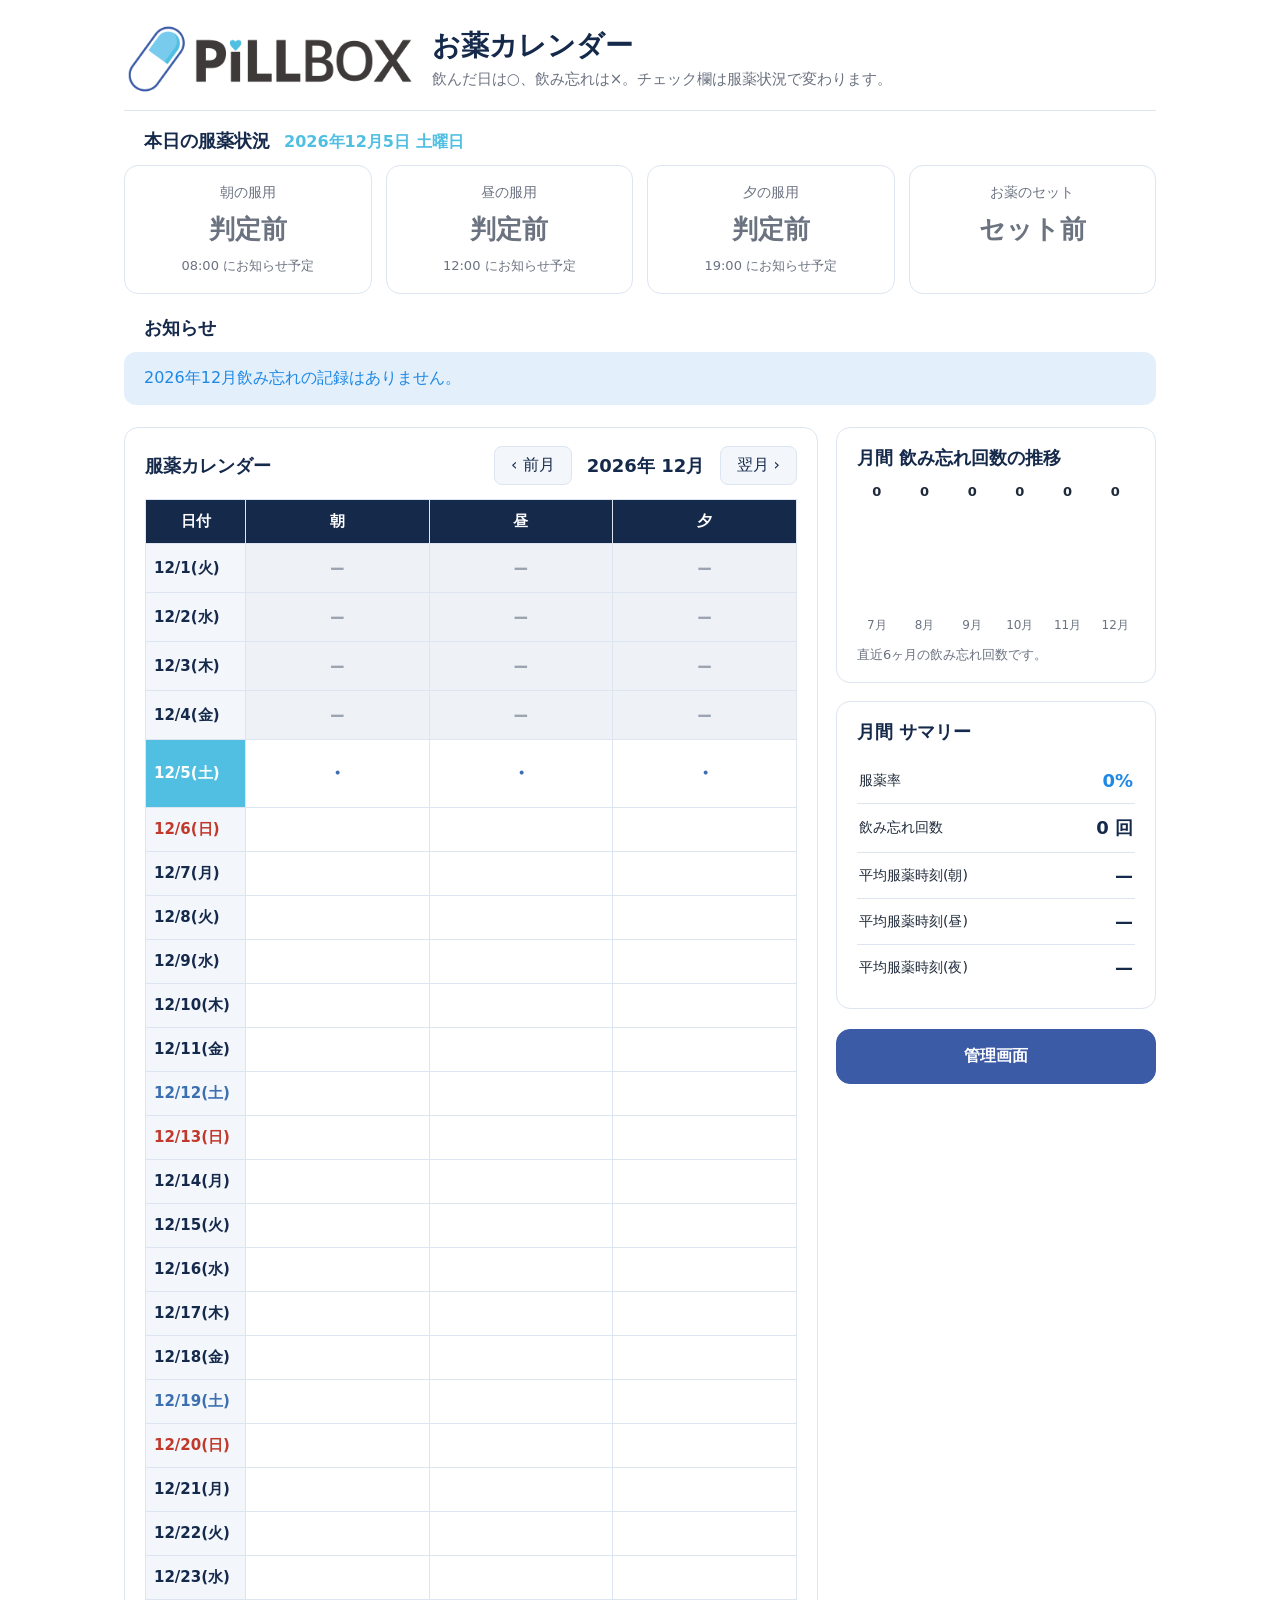
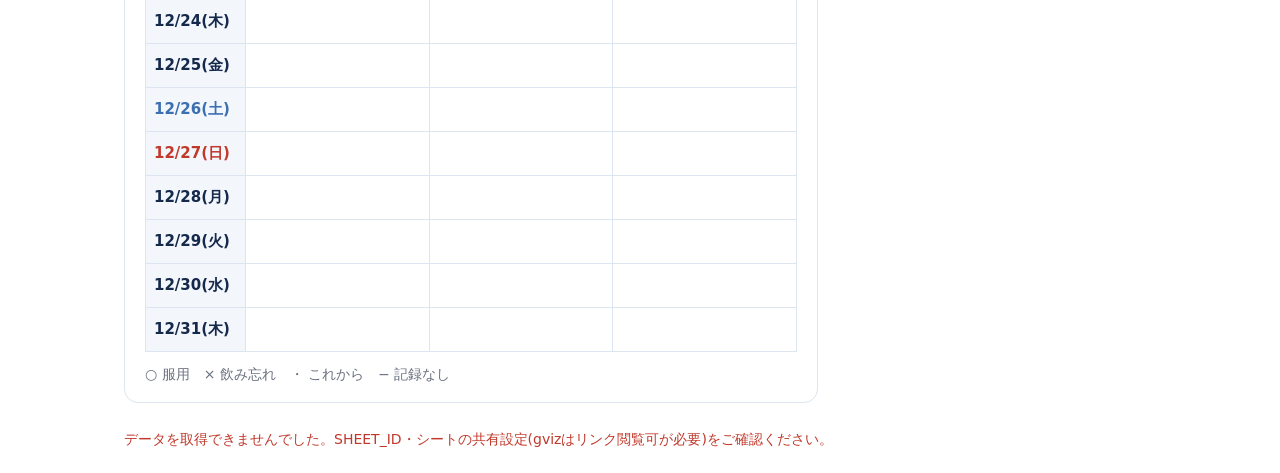
<file: web-dashboard/index.html>
<!DOCTYPE html>
<html lang="ja">
<head>
<meta charset="utf-8">
<meta name="viewport" content="width=device-width, initial-scale=1">
<title>お薬カレンダー</title>
<link rel="icon" href="/favicon.ico" sizes="any">
<link rel="icon" type="image/png" href="/favicon.png" sizes="32x32">
<link rel="apple-touch-icon" href="/apple-touch-icon.png">
<link rel="stylesheet" href="style.css?v=40">
</head>
<body>
  <header class="hd">
    <img class="logo" src="pillbox_logo_b.png" alt="PiLLBOX">
    <div class="hd-text">
      <h1>お薬カレンダー</h1>
      <p class="sub">飲んだ日は○、飲み忘れは×。<br class="sp-br">チェック欄は服薬状況で変わります。</p>
    </div>
  </header>

  <!-- 本日の服薬状況 (服薬設定のスロット数+お薬のセット) -->
  <section class="today-sec">
    <div class="today-head-row">
      <h2 class="sec-ttl">本日の服薬状況</h2>
      <span class="today-date" id="todayDate"></span>
    </div>
    <div class="today" id="today"><p class="today-loading">データを読み込み中…</p></div>
  </section>

  <!-- お知らせ -->
  <section class="notice-sec">
    <h2 class="sec-ttl">お知らせ</h2>
    <div id="alert" class="alert ok">読み込み中…</div>
  </section>

  <!-- 左:カレンダー / 右:月間推移+月間サマリー -->
  <div class="grid2">
    <section class="panel cal-panel">
      <div class="cal-head-row">
        <h2 class="panel-ttl">服薬カレンダー</h2>
        <div class="month-nav month-row">
          <button id="prev">‹ 前月</button>
          <span class="ym" id="ym">—</span>
          <button id="next">翌月 ›</button>
        </div>
      </div>
      <div class="cal-scroll">
        <table id="cal">
          <thead><tr id="calHead"></tr></thead>
          <tbody id="calBody"></tbody>
        </table>
      </div>
      <div class="legend">○ 服用　×&nbsp;飲み忘れ　・ これから　− 記録なし</div>
    </section>
    <aside class="side">
      <section class="panel">
        <h2 class="panel-ttl">月間 飲み忘れ回数の推移</h2>
        <div id="trend" class="trend"></div>
        <p class="panel-note" id="trendNote"></p>
      </section>
      <section class="panel">
        <h2 class="panel-ttl">月間 サマリー</h2>
        <div id="summary" class="summary"></div>
      </section>
      <div class="side-admin">
        <a class="admin-link" href="admin.html?v=6">管理画面</a>
      </div>
    </aside>
  </div>

  <div class="err" id="err"></div>

<script>
/* ============================================================
   設定（自分の環境に合わせる）
   ============================================================ */
// データ取得方法: "gviz"（シートをリンク閲覧可にする／コード変更不要）
//               "gas" （GASにdoGetを足してJSON取得／シートは非公開のまま・推奨）
const MODE = "gviz";

// スプレッドシート(sensor_data)のID。gvizを使う場合に必要。
const SHEET_ID   = "1s6OVEoa-sj_WcDtYzi_TzFXMheD6-zI47n0LuB3-k9M";
const SHEET_NAME = "sensor_data";

// MODE="gas" のときに使う、GAS doGet のURL（末尾 /exec）
const GAS_GET_URL = "https://script.google.com/macros/s/XXXXX/exec";

// 飲み忘れアラートが連続して表示されたとき、通知を依頼するGAS WebアプリのURL（末尾 /exec）。
// 実際のメール/LINE送信はGAS側で行う。トークン等の機密はここには一切置かない。
const GAS_NOTIFY_URL = "https://script.google.com/macros/s/XXXXX/exec";
const NOTIFY_AFTER = 4; // 何回連続でアラートが表示されたら通知するか（更新1回＝60秒）

// 服薬時刻の設定は、sensor_data と同じ公開ブックの "setting" タブを gviz で直読みする。
// setting 列: A=key / B=hour(0-23) / C=minute(0-59) / D=label。1行目は見出し。
// 取得できない場合は下の SLOT 既定値のまま（画面は必ず表示される）。
const SETTING_SHEET = "setting";
const CONFIG_REFRESH_MS = 600000; // 服薬時刻を再取得する間隔(10分)。0で自動再取得しない。

// 服薬状況(①〜⑤)はGAS側(スクリプトプロパティ)で一元管理。全端末で同じ値になる(要GASパッチ★10)。
const GAS_METHOD_URL = "https://script.google.com/macros/s/AKfycbz0pEA1yqj_TS5LeK7c7qZXfvqxvfiyL3aOE-ZG-jCvxWnoUyVUsv6cKgSDJRcwmv1n/exec";
const METHOD_REFRESH_MS = 600000; // 服薬状況を再取得する間隔(10分)。0で自動再取得しない。

// 服薬の間隔ごとのスロット定義。
// シート2列目の timing 値("morning"/"evening") と SLOT のキーを一致させる。
const SLOT = {
  morning:{ time:"08:00" },
  noon:   { time:"12:00" },
  evening:{ time:"19:00" },
  night:  { time:"21:00" },
};
// 服薬の間隔メニュー（唯一の定義元）。
// ここに1項目足すだけで、セレクタの選択肢もカレンダーの列も自動で増えます。
//   id    : option の値（変更しない安定キー。重複不可）
//   label : 表示名（先頭の丸数字 ①②③… は並び順から自動付与されるので不要）
//   slots : [SLOTキー, 列見出し] の配列。SLOT に無いキーを使うときは SLOT 側も足す。
const METHODS = [
  { id:"1", label:"朝・昼・夕", slots:[["morning","朝"],["noon","昼"],["evening","夕"]] },
  { id:"2", label:"朝・夕",     slots:[["morning","朝"],["evening","夕"]] },
  { id:"3", label:"朝のみ",     slots:[["morning","朝"]] },
  { id:"4", label:"夕のみ",     slots:[["evening","夕"]] },
  { id:"5", label:"毎食前",     slots:[["morning","朝食前"],["noon","昼食前"],["evening","夕食前"]] },
  { id:"6", label:"寝る前",     slots:[["night","寝る前"]] },
];
const methodById = id => METHODS.find(m => m.id === id) || METHODS[0];
let methodId = METHODS[0].id; // 初期の服薬の間隔（先頭の項目）
let viewYear, viewMonth;     // 表示中の年・月(0始まり)
let RECORDS = [];            // 取得した記録 [{date,timing,status,detail}]
let recordsFromDate = null;  // 現在のRECORDSがカバーしている開始日(この日より前は未取得)
let hasPill = false;         // pill列があるか
let alertWarn = false;          // 直近renderで飲み忘れアラートを出したか
let alertMissedDays = [];       // そのときの飲み忘れ日
let missedStreak = 0;           // アラートが連続表示された回数
let notifiedThisStreak = false; // この連続表示中に通知済みか

/* ============================================================
   データ取得
   ============================================================ */
const gvizURL = (fromDate) => {
  let url = `https://docs.google.com/spreadsheets/d/${SHEET_ID}/gviz/tq?tqx=out:csv&sheet=${encodeURIComponent(SHEET_NAME)}&headers=0`;
  if(fromDate){
    // A列(日時)が指定日以降の行だけに絞り込む(全件ダウンロードを避けるため)
    const ymd = fromDate.getFullYear()+"-"+String(fromDate.getMonth()+1).padStart(2,"0")+"-"+String(fromDate.getDate()).padStart(2,"0");
    url += "&tq=" + encodeURIComponent(`select * where A >= date '${ymd}'`);
  }
  return url + "&_=" + Date.now();
};

function toDate(s){
  if(s==null||s==="") return null;
  const m = String(s).match(/^Date\((\d+),(\d+),(\d+)(?:,(\d+),(\d+),(\d+))?\)$/);
  if(m) return new Date(+m[1],+m[2],+m[3],+(m[4]||0),+(m[5]||0),+(m[6]||0));
  const d = new Date(s);
  return isNaN(d) ? null : d;
}
function parseLine(line){
  const out=[]; let cur="", q=false;
  for(let i=0;i<line.length;i++){
    const ch=line[i];
    if(q){ if(ch==='"'){ if(line[i+1]==='"'){cur+='"';i++;} else q=false; } else cur+=ch; }
    else { if(ch===','){out.push(cur);cur="";} else if(ch==='"'){q=true;} else cur+=ch; }
  }
  out.push(cur);
  return out.map(c=>c.trim());
}

// トレンドグラフ(直近6ヶ月)が必要とする最も古い日付(その月の1日)。
// 起動時・定期更新時はこの範囲だけ取得すれば十分(全件取得を避けるため)。
function computeBaseFromDate(){
  const now = new Date();
  return new Date(now.getFullYear(), now.getMonth()-6, 1);
}

async function fetchRecords(fromDate){
  if(MODE==="gas"){
    // GAS doGet が [[date,timing,status,detail], ...] のJSONを返す前提
    const res = await fetch(GAS_GET_URL + "?_=" + Date.now());
    const arr = await res.json();
    return arr.map(r=>({date:toDate(r[0]), timing:r[1], status:r[2], detail:r[3]||""}))
              .filter(r=>r.date);
  }
  // gviz CSV: 実シート(sensor_data)の列 = A:日時 / B:フタ開閉 / C:イベント/時間帯
  //   B列 = "open" / "close" / ""(空)
  //   C列 = "morning" / "evening"(開閉時) / "missed_*" / "refill_*" / "remind_*" /
  //         "device_error" / "wrong_pill" / "untouched_all_day"
  // ここから服薬カレンダー用に timing(朝/夕) と status(open/close/missed) を作る。
  // fromDate を指定すると、その日以降の行だけをサーバー側で絞り込んで取得する
  // (運用が長くなるほどsensor_dataシートの行数は増え続けるため、毎回全件取得だと
  //  どんどん遅くなる。トレンドグラフ(直近6ヶ月)+閲覧中の月をカバーする範囲だけに絞る)。
  const res = await fetch(gvizURL(fromDate));
  const text = await res.text();
  const rows = text.replace(/\r/g,"").trim().split("\n").map(parseLine);
  const records = [];
  rows.forEach(r=>{
    const dt = toDate(r[0]);
    if(!dt) return;
    const b = (r[1]||"").trim();   // フタ開閉
    const c = (r[2]||"").trim();   // 時間帯 or イベント名
    if(c.indexOf("remind_")===0) return; // 催促は表示しない

    let timing="", status="", detail="";
    if(b==="open" || b==="close"){
      timing = c;                  // "morning" / "evening"
      status = b;                  // "open" / "close"
    }else if(c.indexOf("refill_")===0){
      timing = "refill";           // お薬セット（本日カード用。カレンダー判定には使わない）
      status = "refill";
    }else if(c==="noset"){
      // 補充忘れ。[PBX-CAL-260708E] refillより後に届いた場合、本日カードのセット状態を
      // 「未セット」へ上書きするための時系列比較に使う（refillStatusToday()参照）。
      timing = "refill";
      status = "noset";
    }else if(c.indexOf("missed_")===0){
      timing = c.slice(7);         // "missed_".length===7 → "morning"/"evening"
      status = "missed";
      detail = "no_open";
    }else{
      return; // device_error / wrong_pill / untouched_all_day はスロット判定に使わない
    }
    // timing が SLOT のキーでなければ、時刻から朝夕を補完（想定外データ対策・refillは除外）
    if(timing!=="morning" && timing!=="noon" && timing!=="evening" && timing!=="night" && timing!=="refill"){
      timing = dt.getHours() < 12 ? "morning" : "evening";
    }
    records.push({date:dt, timing, status, detail});
  });
  return records;
}

/* ============================================================
   服薬時刻の取得と反映（優先1: 設定の一元化 / gviz直読み方式）
   sensor_data と同じ公開ブックの "setting" タブを gviz(CSV) で読み、
   朝/夕などの時刻をダッシュボードの SLOT に上書きする。
   setting 列: A=key / B=hour / C=minute / D=label。1行目は見出し。
   ※ time は hour/minute から自前で組み立て、0-23 / 0-59 の範囲だけ許可する。
     label(表示名)はシートから受け取らず METHODS 側のローカル定義を使う
     （遠隔シートの文字をそのまま画面へ入れないための XSS 対策）。
   ============================================================ */
const settingURL = () =>
  `https://docs.google.com/spreadsheets/d/${SHEET_ID}/gviz/tq?tqx=out:csv&sheet=${encodeURIComponent(SETTING_SHEET)}&headers=0&_=${Date.now()}`;

async function fetchConfig(){
  const ac = new AbortController();
  const timer = setTimeout(()=>ac.abort(), 8000); // 8秒で打ち切り→既定値へフォールバック
  try{
    const res = await fetch(settingURL(), { signal: ac.signal });
    if(!res.ok) throw new Error("HTTP " + res.status);
    const text = await res.text();
    return text.replace(/\r/g,"").trim().split("\n").map(parseLine);
  }catch(e){
    console.warn("服薬時刻の取得に失敗しました（既定値で表示します）:", e);
    return null;
  }finally{
    clearTimeout(timer);
  }
}

// setting の各行(key,hour,minute,label)の time を SLOT に反映。1件でも反映したら true。
function applyConfig(rows){
  if(!Array.isArray(rows)) return false;
  let applied = 0;
  rows.forEach(r=>{
    const key  = (r[0]||"").trim();
    const hour = parseInt(r[1],10);
    const min  = parseInt(r[2],10);
    if(!key) return;
    if(isNaN(hour) || isNaN(min)) return;            // 見出し行・空行はスキップ
    if(hour<0 || hour>23 || min<0 || min>59) return; // 範囲外は無視（既定値を維持）
    const time = String(hour).padStart(2,"0") + ":" + String(min).padStart(2,"0");
    if(SLOT[key]) SLOT[key].time = time;
    else SLOT[key] = { time: time };                 // 新規キー(refill等)は time のみ
    applied++;
  });
  return applied > 0;
}

// 服薬時刻を取得して反映。rerender=true のとき、変化があれば再描画する。
async function refreshConfig(rerender){
  const changed = applyConfig(await fetchConfig());
  if(changed && rerender){ try{ render(); }catch(e){ console.error(e); } }
  return changed;
}

/* ============================================================
   判定ロジック
   ============================================================ */
const ymd = d => `${d.getFullYear()}-${String(d.getMonth()+1).padStart(2,"0")}-${String(d.getDate()).padStart(2,"0")}`;

// 日付×timingで索引化
let IDX = {};
function buildIndex(){
  IDX = {};
  RECORDS.forEach(r=>{
    const k = ymd(r.date)+"|"+r.timing;
    (IDX[k] || (IDX[k]=[])).push(r);
  });
}

// 状態: "taken" / "missed" / "soon" / "none" / "future"
function statusFor(dateObj, slotKey){
  const slot = SLOT[slotKey];
  const key  = ymd(dateObj)+"|"+slotKey;   // 日付 × timing("morning"/"evening")
  const evs  = IDX[key] || [];
  const now  = new Date();
  const isFuture = ymd(dateObj) > ymd(now);
  if(isFuture) return "future";

  if(evs.some(e=>e.status==="missed")) return "missed";
  if(evs.some(e=>e.status==="open" || e.status==="close")) return "taken";

  // 記録なし
  const isToday = ymd(dateObj)===ymd(now);
  if(isToday && slot.time){
    const [h,mi]=slot.time.split(":").map(Number);
    const due=new Date(now.getFullYear(),now.getMonth(),now.getDate(),h,mi,0);
    if(now < due) return "soon";
  }
  return "none";
}
// カレンダーのマス（demo風の角丸塗りつぶし。色は既存のCSS変数を使用）
const MARK = { taken:["○","cs-ok"], missed:["×","cs-ng"], soon:["・","cs-soon"], none:["−","cs-none"], future:["","cs-future"] };
// 本日カードの状態ラベル（demo同様の文言）
const TC_DOSE   = { taken:"服用済", missed:"飲み忘れ", soon:"判定前", none:"−", future:"" };
const TC_REFILL = { taken:"セット済", missed:"セット忘れ", soon:"セット前", none:"セット忘れ", future:"" };

// お薬セット(refill)の本日状態。refill記録あり→セット済 / 予定時刻前→未到来 / 超過で記録なし→−
// [PBX-CAL-260708E] noset(補充忘れ)がrefillより後に届いていれば「未セット」へ上書きする
// （GAS0708.txt ★12訂正コメントの「案内起点の楽観方式・チーム決定案1」に対応）。
function refillStatusToday(){
  const now = new Date();
  const evs = (IDX[ymd(now)+"|refill"] || [])
    .filter(e=>e.status==="refill" || e.status==="noset")
    .slice()
    .sort((a,b)=>a.date-b.date); // 時系列順（古い→新しい）
  if(evs.length){
    const latest = evs[evs.length-1];
    if(latest.status==="refill") return "taken";
    if(latest.status==="noset")  return "none";   // refillより後にnosetが届いた→未セットへ上書き
  }
  const t = (SLOT.refill && SLOT.refill.time) || "20:00";
  const [h,mi] = t.split(":").map(Number);
  const due = new Date(now.getFullYear(), now.getMonth(), now.getDate(), h, mi, 0);
  return (now < due) ? "soon" : "none";
}

// 本日カードの補足文（demo風）
function todayNote(kind, st, time){
  if(kind==="refill"){
    if(st==="taken") return "セットを確認しました";
    if(st==="soon")  return time ? time+" にお知らせ予定" : "";
    return time ? time+" を過ぎました → 通知" : "セットが確認できていません"; // none=セット忘れ
  }
  if(st==="taken") return "服用を確認しました";
  if(st==="soon")  return time ? time+" にお知らせ予定" : "";
  if(st==="missed")return time ? time+" を過ぎました → 通知" : "";
  return "記録なし";
}

// 直近nヶ月の「飲み忘れ回数」（古い→新しい順）。RECORDSは全期間を保持している。
function monthlyMissedTrend(n){
  const now = new Date();
  const buckets = [];
  for(let i=n-1; i>=0; i--){
    const d = new Date(now.getFullYear(), now.getMonth()-i, 1);
    buckets.push({ y:d.getFullYear(), m:d.getMonth(), label:(d.getMonth()+1)+"月", count:0 });
  }
  RECORDS.forEach(r=>{
    if(r.status!=="missed") return;
    const b = buckets.find(x=>x.y===r.date.getFullYear() && x.m===r.date.getMonth());
    if(b) b.count++;
  });
  return buckets;
}

// 月間 飲み忘れ回数の推移（CSS棒グラフ）
function renderTrend(){
  const host = document.getElementById("trend"); if(!host) return;
  const data = monthlyMissedTrend(6);
  const max = Math.max(1, ...data.map(d=>d.count));
  host.innerHTML = data.map(d=>{
    const pct = d.count ? Math.max(Math.round(d.count/max*100), 8) : 0;
    return `<div class="bar-col"><div class="bar-val">${d.count}</div>`+
           `<div class="bar-track"><div class="bar-fill" style="height:${pct}%"></div></div>`+
           `<div class="bar-lbl">${d.label}</div></div>`;
  }).join("");
  const note = document.getElementById("trendNote");
  if(note) note.textContent = "直近6ヶ月の飲み忘れ回数です。";
}

// 月間サマリー（表示中の月が対象）。通知送信件数はダッシュボードのデータからは
// 算出できない（GAS側の処理）ため項目に含めない。
function renderSummary(){
  const host = document.getElementById("summary"); if(!host) return;
  const doseKeys = methodById(methodId).slots.map(s=>s[0]); // morning/noon/evening
  const now = new Date();
  const daysInMonth = new Date(viewYear, viewMonth+1, 0).getDate();
  let taken=0, elapsed=0, missed=0;
  const openMin = { morning:[], noon:[], evening:[] };
  for(let d=1; d<=daysInMonth; d++){
    const dt = new Date(viewYear, viewMonth, d);
    if(ymd(dt) > ymd(now)) break;            // 未来は数えない
    doseKeys.forEach(k=>{
      const st = statusFor(dt, k);
      if(st==="taken"){ taken++; elapsed++; }
      else if(st==="missed"){ missed++; elapsed++; }
      else if(st==="none"){ elapsed++; }     // soon/futureは経過前なので除外
    });
  }
  // 平均服薬時刻(open=蓋オープンの時刻を平均)。昼(noon)はGAS側のgetTiming()が対応済みになった時点で自動的に集計される。
  RECORDS.forEach(r=>{
    if(r.date.getFullYear()!==viewYear || r.date.getMonth()!==viewMonth) return;
    if(r.status!=="open") return;
    const mm = r.date.getHours()*60 + r.date.getMinutes();
    if(r.timing==="morning") openMin.morning.push(mm);
    else if(r.timing==="noon") openMin.noon.push(mm);
    else if(r.timing==="evening") openMin.evening.push(mm);
  });
  const rate = elapsed ? Math.round(taken/elapsed*1000)/10 : null;
  const avg = arr=>{
    if(!arr.length) return "—";
    const m = Math.round(arr.reduce((a,b)=>a+b,0)/arr.length);
    return String(Math.floor(m/60)).padStart(2,"0")+":"+String(m%60).padStart(2,"0");
  };
  const rows = [
    ["服薬率",             rate===null ? "—" : rate+"%", "ok"],
    ["飲み忘れ回数",       missed+" 回", missed>0 ? "ng" : ""],
    ["平均服薬時刻(朝)", avg(openMin.morning), ""],
    ["平均服薬時刻(昼)", avg(openMin.noon), ""],
    ["平均服薬時刻(夜)", avg(openMin.evening), ""],
  ];
  host.innerHTML = rows.map(r=>
    `<div class="sm-row"><span class="sm-k">${r[0]}</span><span class="sm-v ${r[2]}">${r[1]}</span></div>`
  ).join("");
}

/* ============================================================
   描画
   ============================================================ */
// 「2026年7月6日 月曜日」形式の日付文字列を作る(西暦4桁・月日は半角数字ゼロ埋めなし)
const WEEKDAY_LONG = ["日曜日","月曜日","火曜日","水曜日","木曜日","金曜日","土曜日"];
function formatTodayDate(d){
  return `${d.getFullYear()}年${d.getMonth()+1}月${d.getDate()}日 ${WEEKDAY_LONG[d.getDay()]}`;
}

function render(){
  const method = methodById(methodId);
  const slots  = method.slots;
  const now    = new Date();

  // 本日の日付表示(本日の服薬状況の見出し右側)
  document.getElementById("todayDate").textContent = formatTodayDate(now);

  // 月見出し
  document.getElementById("ym").textContent = `${viewYear}年 ${viewMonth+1}月`;

  // 表ヘッダ
  const head = document.getElementById("calHead");
  head.innerHTML = "<th>日付</th>" + slots.map(s=>`<th>${s[1]}</th>`).join("");

  // 表本体（その月の各日）
  const body = document.getElementById("calBody");
  body.innerHTML = "";
  const daysInMonth = new Date(viewYear, viewMonth+1, 0).getDate();
  const WD=["日","月","火","水","木","金","土"];
  const missedDays = [];

  for(let d=1; d<=daysInMonth; d++){
    const dt = new Date(viewYear, viewMonth, d);
    const tr = document.createElement("tr");
    if(ymd(dt)===ymd(now)) tr.className="cal-today";
    const wd = dt.getDay();
    const wdcls = wd===0?"sun":(wd===6?"sat":"");
    let dayMissed=false;
    let cells = `<td class="day ${wdcls}">${viewMonth+1}/${d}(${WD[wd]})</td>`;
    slots.forEach(s=>{
      const st = statusFor(dt, s[0]);
      if(st==="missed"){ dayMissed=true; }
      const [mk,cls]=MARK[st];
      cells += `<td class="${cls}">${mk}</td>`;
    });
    if(dayMissed) missedDays.push(`${viewMonth+1}月${d}日`);
    tr.innerHTML = cells;
    body.appendChild(tr);
  }

  // アラート
  const alertEl = document.getElementById("alert");
  if(missedDays.length){
    alertEl.className = "alert warn";
    alertEl.innerHTML = `<strong>${missedDays.join("、")}</strong>に飲み忘れがあります。`;
    alertWarn = true; alertMissedDays = missedDays.slice();
  }else{
    alertEl.className = "alert ok";
    alertEl.innerHTML = `${viewYear}年${viewMonth+1}月<br class="sp-br">飲み忘れの記録はありません。`;
    alertWarn = false; alertMissedDays = [];
  }

  // 本日の服薬状況(服薬設定(①〜⑤)のスロットに連動。常に「今日」基準で表示。最後に必ずお薬のセットを追加)
  const todayEl = document.getElementById("today");
  todayEl.innerHTML = "";
  const cards = slots.map(s => ({ key:s[0], name:`${s[1]}の服用`, kind:"dose" }));
  cards.push({ key:"refill", name:"お薬のセット", kind:"refill" });
  // ①⑤(服薬3枠+お薬のセットの計4枚)は横4列で折り返さず表示。それ以外はカード枚数分の列数。
  todayEl.style.gridTemplateColumns = `repeat(${Math.min(cards.length,4)},1fr)`;
  cards.forEach(c=>{
    const st    = (c.kind==="refill") ? refillStatusToday() : statusFor(now, c.key);
    const lbl   = (c.kind==="refill") ? (TC_REFILL[st]||"−") : (TC_DOSE[st]||"−");
    const time  = (SLOT[c.key] && SLOT[c.key].time) || "";
    // 色クラス: 通常は状態名をそのまま使う。ただしお薬のセットのnone(時刻超過・記録なし)は
    //   「セット忘れ」として飲み忘れと同じ赤(missed)で目立たせる。
    let stcls = (st==="taken")?"taken":(st==="missed")?"missed":(st==="soon")?"soon":"none";
    if(c.kind==="refill" && st==="none") stcls = "missed";
    const div   = document.createElement("div"); div.className="tcard";
    div.innerHTML = `<div class="nm">${c.name}</div>`+
                    `<div class="st ${stcls}">${lbl}</div>`+
                    `<div class="tnote">${todayNote(c.kind, st, time)}</div>`;
    todayEl.appendChild(div);
  });

  // 右カラム（月間 推移・サマリー）。1つが失敗しても他を止めない。
  try{ renderTrend(); }catch(e){ console.error(e); }
  try{ renderSummary(); }catch(e){ console.error(e); }
}

/* ============================================================
   通知（飲み忘れアラートが連続 NOTIFY_AFTER 回 表示されたら GAS 経由で送信）
   ※ load() は60秒ごとに走る。連続回数は画面を開いている間だけ数える。
   ============================================================ */
function checkNotify(){
  if(alertWarn){
    missedStreak++;
    if(missedStreak >= NOTIFY_AFTER && !notifiedThisStreak){
      notifiedThisStreak = true;          // この連続中の二重送信を防ぐ
      notifyGAS(alertMissedDays, missedStreak);
    }
  }else{
    missedStreak = 0;                      // アラートが消えたらリセット
    notifiedThisStreak = false;
  }
}

async function notifyGAS(missedDays, count){
  // URL未設定なら何もしない（誤送信防止）
  if(!GAS_NOTIFY_URL || GAS_NOTIFY_URL.indexOf("XXXXX") !== -1) return;
  try{
    // GASのCORSプリフライトを避けるため text/plain + no-cors のPOST（応答は読まない）
    await fetch(GAS_NOTIFY_URL, {
      method: "POST",
      mode: "no-cors",
      headers: { "Content-Type": "text/plain;charset=utf-8" },
      body: JSON.stringify({
        action: "notify",
        reason: "missed_alert_streak",
        message: "【見守り通知】 お薬の飲み忘れが2日連続で記録されました。ご本人との連絡が取れるかご確認ください。",
        count: count,
        days: missedDays,
        ts: Date.now()
      })
    });
    console.log("通知をGASへ送信しました（連続" + count + "回）");
  }catch(e){
    console.error("通知の送信に失敗しました:", e);
  }
}

/* ============================================================
   起動・イベント
   ============================================================ */

async function load(){
  const err=document.getElementById("err");
  try{
    // 定期更新は「直近6ヶ月+閲覧中の月」をカバーする範囲だけ取り直す(全件取得を避ける)
    const from = new Date(Math.min(computeBaseFromDate().getTime(), new Date(viewYear, viewMonth, 1).getTime()));
    recordsFromDate = from;
    RECORDS = await fetchRecords(from);
    buildIndex();
    err.textContent="";
    render();
    checkNotify();   // 更新のたびにアラート連続表示回数を判定
  }catch(e){
    err.textContent = "データを取得できませんでした。SHEET_ID・シートの共有設定(gvizはリンク閲覧可が必要)をご確認ください。";
    console.error(e);
  }
}

// 前月/翌月ボタン用: 既に取得済みの範囲内であれば再取得せずそのまま再描画(高速)。
// 範囲外(取得済みより古い月)へ移動した場合だけ、その月を含む範囲で取り直す。
async function ensureRecordsForView(){
  const need = new Date(Math.min(computeBaseFromDate().getTime(), new Date(viewYear, viewMonth, 1).getTime()));
  if(!recordsFromDate || need < recordsFromDate){
    await load();
  }else{
    render();
  }
}

// METHODS からセレクタの選択肢を自動生成（並び順で丸数字を付与）
function circledNo(i){
  return i < 20 ? String.fromCharCode(0x2460 + i) : "(" + (i + 1) + ")";
}
// 服薬状況(①〜⑤)は管理画面(admin.html)で選ぶ。GAS側(スクリプトプロパティ)から取得し、
// 通信に失敗した場合だけ、直近に取得できた値(localStorageのキャッシュ)を使う。
// 他タブ/他ウィンドウ(同一ブラウザ)の変更はstorageイベントで即時同期(補助的な高速経路)。
window.addEventListener("storage", e=>{
  if(e.key === "pillbox_method" && e.newValue){
    methodId = e.newValue;
    render();
  }
});
async function refreshMethod(){
  if(!GAS_METHOD_URL) return;
  try{
    const res = await fetch(GAS_METHOD_URL + "?action=method&_=" + Date.now());
    if(!res.ok) throw new Error("HTTP " + res.status);
    const data = await res.json();
    const id = String(data && data.methodId || "");
    if(METHODS.some(m=>m.id===id)){
      methodId = id;
      localStorage.setItem("pillbox_method", id); // オフライン時のフォールバック用にキャッシュ
    }
  }catch(e){
    console.warn("服薬状況の取得に失敗(直近のキャッシュ値を使用):", e);
  }
}
document.getElementById("prev").addEventListener("click", ()=>{ viewMonth--; if(viewMonth<0){viewMonth=11;viewYear--;} ensureRecordsForView(); });
document.getElementById("next").addEventListener("click", ()=>{ viewMonth++; if(viewMonth>11){viewMonth=0;viewYear++;} ensureRecordsForView(); });

(async function init(){
  const n=new Date(); viewYear=n.getFullYear(); viewMonth=n.getMonth();
  // まずキャッシュ(localStorage)を仮値として即表示 → 通信が終わり次第、必要なら差し替える
  methodId = localStorage.getItem("pillbox_method") || METHODS[0].id;

  // 起動時の3つの通信(服薬状況・服薬時刻・記録データ)は互いに依存しないため、
  // 直列(1つ終わってから次へ)ではなく並列で実行し、起動を速くする。
  // (直列だと合計待ち時間になるが、並列なら一番遅い1つの時間で済む)
  const err = document.getElementById("err");
  const from = computeBaseFromDate(); // 起動直後は必ず今月を含むので、基準範囲(直近6ヶ月)でよい
  recordsFromDate = from;
  // [PBX-CAL-260708F] 服薬状況(GAS)・服薬時刻(gviz)は、既にキャッシュ/既定値による
  // 即時フォールバックを持っているため、記録データの取得を待たずに背景で取得し、
  // 届き次第 render() し直す(GASのコールドスタート等で待たされないようにするため)。
  refreshMethod().then(render);
  refreshConfig(false).then(render);

  try{
    RECORDS = await fetchRecords(from);
    buildIndex();
    err.textContent = "";
  }catch(e){
    console.error(e);
    err.textContent = "データを取得できませんでした。SHEET_ID・シートの共有設定(gvizはリンク閲覧可が必要)をご確認ください。";
  }
  render();
  checkNotify();

  setInterval(load, 30000); // 30秒ごとに更新(直近6ヶ月+閲覧中の月の範囲だけ取り直す)
  // 管理画面(setting シート / GAS)で内容が変わっても反映できるよう、定期的に取り直す
  if(CONFIG_REFRESH_MS > 0) setInterval(()=>refreshConfig(true), CONFIG_REFRESH_MS);
  if(METHOD_REFRESH_MS > 0) setInterval(async ()=>{ await refreshMethod(); render(); }, METHOD_REFRESH_MS);
})();
</script>
<!-- お薬カレンダー / 管理番号: PBX-CAL-260708H(記録データの自動更新間隔を60秒→30秒に変更。旧260708Gを置換) -->
</body>
</html>
</file>
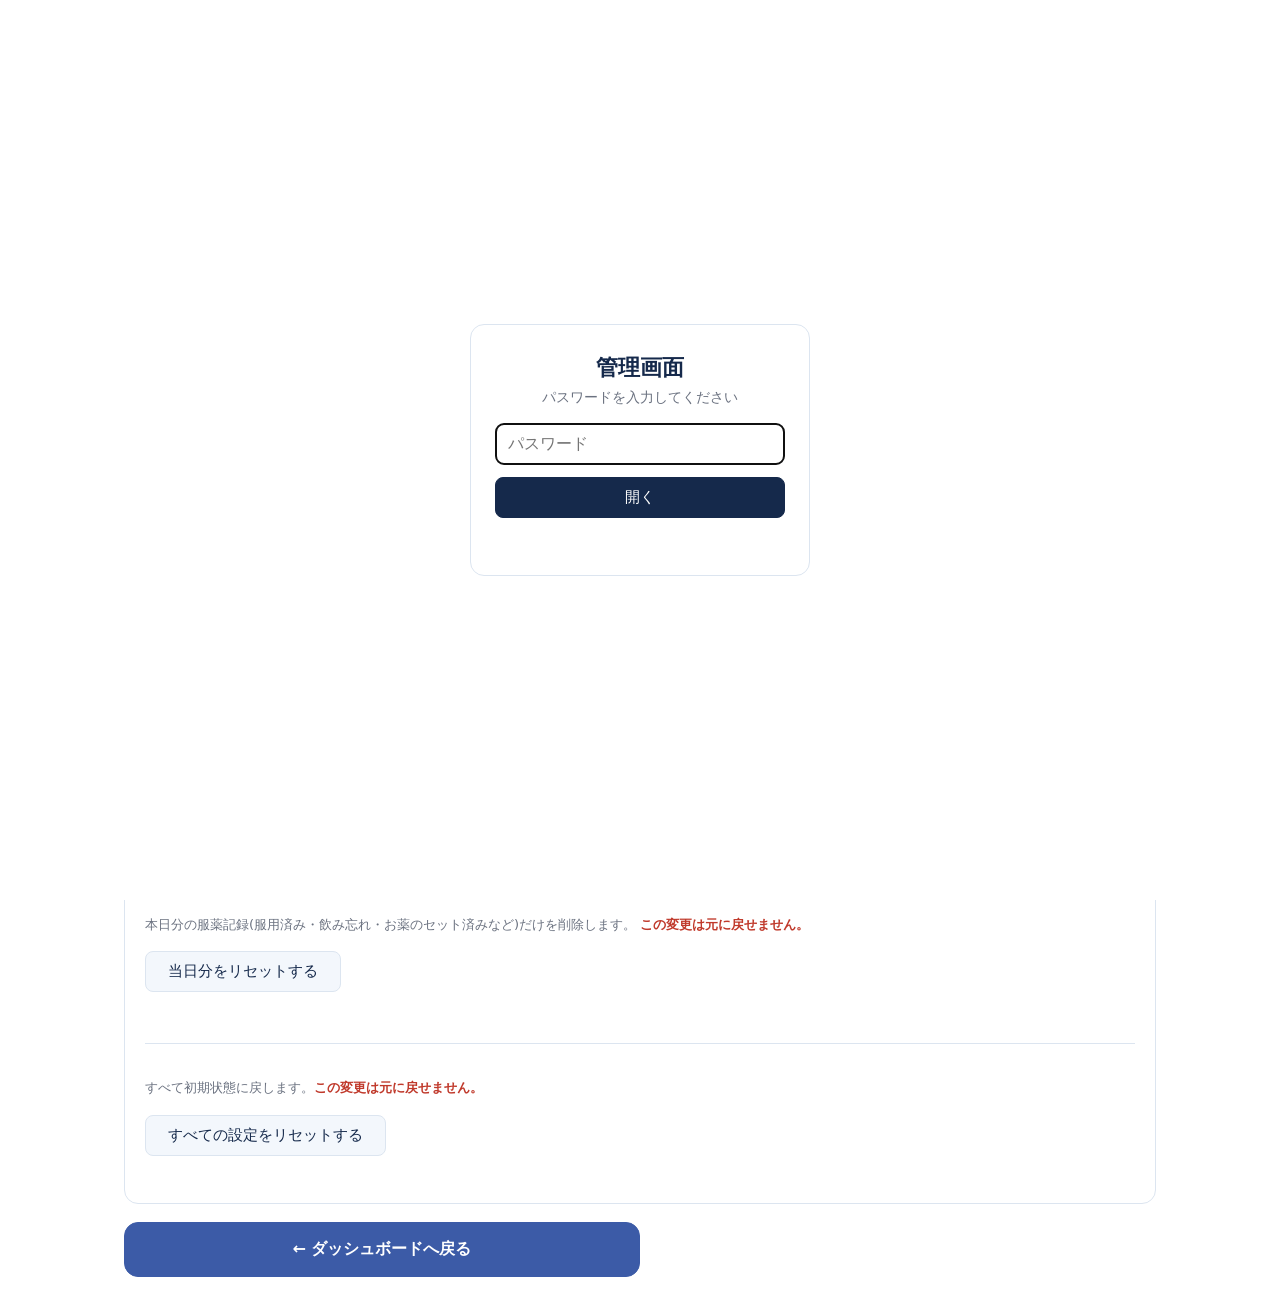
<file: web-dashboard/admin.html>
<!DOCTYPE html>
<html lang="ja">

<head>
  <meta charset="UTF-8">
  <meta name="viewport" content="width=device-width, initial-scale=1">
  <title>管理画面｜お薬カレンダー</title>
  <link rel="icon" href="favicon.ico">
  <link rel="icon" type="image/png" href="favicon.png">
  <link rel="apple-touch-icon" href="apple-touch-icon.png">
  <meta name="apple-mobile-web-app-title" content="お薬カレンダー">
  <link rel="stylesheet" href="style.css?v=40">
  <link rel="stylesheet" href="admin.css?v=17">
</head>

<body>
  <!-- 簡易パスワードゲート(ソフトな抑止) -->
  <div id="gate" class="gate">
    <div class="gate-box">
      <h2 class="gate-ttl">管理画面</h2>
      <p class="gate-note">パスワードを入力してください</p>
      <input id="gatePass" type="password" autocomplete="off" placeholder="パスワード">
      <button id="gateBtn" type="button" class="btn-primary">開く</button>
      <p class="save-msg ng" id="gateMsg"></p>
    </div>
  </div>

  <header class="hd">
    <img class="logo" src="pillbox_logo_b.png" alt="PiLLBOX">
    <div class="hd-text">
      <h1>管理画面</h1>
      <p class="sub">服薬設定とお知らせ時刻などを設定します。</p>
    </div>
  </header>

  <!-- 服薬設定 -->
  <section class="panel">
    <h2 class="panel-ttl">服薬設定</h2>
    <div class="interval-ctrl">
      <label for="method">服薬状況を選んでください</label>
      <select id="method"></select>
    </div>
    <p class="panel-note">設定が保存されるとお薬カレンダーに即時反映されます。</p>
    <p class="save-msg" id="methodMsg"></p>
  </section>

  <!-- お知らせ時刻の設定 (setting シートの hour/minute) -->
  <section class="panel time-panel">
    <h2 class="panel-ttl tp-title">お知らせ時刻の設定</h2>
    <button id="openTimeModal" class="btn-primary tp-btn" type="button">⚙ 時刻設定</button>
    <div id="timeSummary" class="time-summary tp-summary">
      <p class="panel-note" id="timeLoad">現在の設定を読み込み中…</p>
    </div>
  </section>

  <!-- 服薬時刻の設定モーダル -->
  <div id="timeModalOverlay" class="modal-overlay">
    <div class="modal-box" role="dialog" aria-modal="true" aria-labelledby="timeModalTtl">
      <h2 id="timeModalTtl" class="modal-ttl">服薬時刻の設定</h2>
      <div id="timeRows" class="time-rows"></div>

      <div class="pass-row">
        <label for="token">パスワード</label>
        <input id="token" type="password" autocomplete="off" placeholder="パスワードを入力して下さい">
      </div>
      <p class="save-msg" id="timeMsg"></p>

      <div class="modal-btn-row">
        <button id="cancelTimeModal" class="btn-plain" type="button">キャンセル</button>
        <button id="save" class="btn-primary" type="button">保存</button>
      </div>
    </div>
  </div>

  <!-- パスワードの変更 -->
  <section class="panel">
    <h2 class="panel-ttl">パスワードの変更</h2>
    <p class="panel-note">
      この管理画面を開くためのパスワードを変更します。
    </p>
    <div class="pass-row">
      <label for="curPass">現在のパスワード</label>
      <input id="curPass" type="password" autocomplete="off">
    </div>
    <div class="pass-row">
      <label for="newPass">新しいパスワード</label>
      <input id="newPass" type="password" autocomplete="off">
    </div>
    <div class="pass-row">
      <label for="newPass2">新しいパスワード(確認)</label>
      <input id="newPass2" type="password" autocomplete="off">
    </div>
    <div class="btn-row">
      <button id="changePassBtn" class="btn-primary" type="button">変更する</button>
    </div>
    <p class="save-msg" id="passMsg"></p>
  </section>

  <!-- 設定のリセット -->
  <section class="panel">
    <h2 class="panel-ttl">設定のリセット</h2>

    <div class="reset-block">
      <p class="panel-note">
        本日分の服薬記録(服用済み・飲み忘れ・お薬のセット済みなど)だけを削除します。
        <strong style="color:var(--ng)">この変更は元に戻せません。</strong>
      </p>
      <div class="btn-row">
        <button id="resetTodayBtn" class="btn-plain" type="button">当日分をリセットする</button>
      </div>
      <p class="save-msg" id="resetTodayMsg"></p>
    </div>

    <div class="reset-block">
      <p class="panel-note">
        すべて初期状態に戻します。<strong style="color:var(--ng)">この変更は元に戻せません。</strong>
      </p>
      <div class="btn-row">
        <button id="resetAllBtn" class="btn-plain" type="button">すべての設定をリセットする</button>
      </div>
      <p class="save-msg" id="resetMsg"></p>
    </div>
  </section>

  <footer class="foot">
    <a class="admin-link" href="index.html">← ダッシュボードへ戻る</a>
  </footer>

  <script>
/* ============================================================
   管理画面 設定
   ============================================================ */
// setting を読むためのブックID(ダッシュボードと同じ・gvizで読み取り専用)
const SHEET_ID      = "1s6OVEoa-sj_WcDtYzi_TzFXMheD6-zI47n0LuB3-k9M";
const SETTING_SHEET = "setting";

// setting へ「書き込む」ためのGAS WebアプリURL(末尾 /exec)。
// ★ 現行GASには書き込み口が無いため、GAS側に action="setConfig" を追加し、
//   このURLを設定するまで保存はできません(読み込みだけ動きます)。
const GAS_SET_URL = "https://script.google.com/macros/s/AKfycbz0pEA1yqj_TS5LeK7c7qZXfvqxvfiyL3aOE-ZG-jCvxWnoUyVUsv6cKgSDJRcwmv1n/exec";

// 時刻設定のラベル(setting のキー→表示名)。時刻はキー単位で1つ(方式が変わっても共有)。
const KEY_LABELS = {
  morning:"朝のお知らせ",
  noon:   "昼のお知らせ",
  evening:"夕のお知らせ",
  night:  "寝る前のお知らせ",
  refill: "お薬のセット",
};

// 服用の間隔メニュー(ダッシュボードと同じ定義。将来は共通化したい)
const METHODS = [
  { id:"1", label:"朝・昼・夕", slots:[["morning","朝"],["noon","昼"],["evening","夕"]] },
  { id:"2", label:"朝・夕",     slots:[["morning","朝"],["evening","夕"]] },
  { id:"3", label:"朝のみ",     slots:[["morning","朝"]] },
  { id:"4", label:"夕のみ",     slots:[["evening","夕"]] },
  { id:"5", label:"毎食前",     slots:[["morning","朝食前"],["noon","昼食前"],["evening","夕食前"]] },
  { id:"6", label:"寝る前",     slots:[["night","寝る前"]] },
];

// 選択中の方式が使う服薬キー(重複除去)＋常に refill。これで時刻入力の数が方式に連動する。
function timeKeysForMethod(id){
  const m = METHODS.find(x=>x.id===id) || METHODS[0];
  const keys = [];
  m.slots.forEach(s=>{ if(keys.indexOf(s[0])<0) keys.push(s[0]); });
  keys.push("refill"); // お薬のセットは常に表示
  return keys;
}
const circledNo = i => "①②③④⑤⑥⑦⑧⑨⑩".charAt(i) || (i+1)+".";

/* ============================================================
   服薬状況(①〜⑤): GAS側(スクリプトプロパティ)で一元管理。全端末で同じ値になる。
   ============================================================ */
function buildMethodOptions(){
  const sel = document.getElementById("method");
  sel.innerHTML = METHODS.map((m,i)=>`<option value="${m.id}">${circledNo(i)} ${m.label}</option>`).join("");
  sel.value = localStorage.getItem("pillbox_method") || METHODS[0].id; // GASから取得できるまでの仮値
}
async function loadMethodFromGAS(){
  if(!GAS_SET_URL) return;
  try{
    const res = await fetch(GAS_SET_URL + "?action=method&_=" + Date.now());
    if(!res.ok) throw new Error("HTTP " + res.status);
    const data = await res.json();
    const id = String(data && data.methodId || "");
    if(METHODS.some(m=>m.id===id)){
      document.getElementById("method").value = id;
      localStorage.setItem("pillbox_method", id);
      renderTimeInputs();
      renderTimeSummary();
    }
  }catch(e){
    console.warn("服薬状況の取得に失敗(ローカルの値を表示中):", e);
  }
}
document.getElementById("method").addEventListener("change", async e=>{
  const id = e.target.value;
  const token = sessionStorage.getItem("pillbox_admin_token");
  if(!token){ flash("methodMsg", "パスワードの確認が取れていません。もう一度ログインし直してください。", false); return; }
  flash("methodMsg", "保存中…", true);
  try{
    const data = await gasPost({ action:"setMethod", token, methodId:id });
    if(data && data.ok){
      localStorage.setItem("pillbox_method", id); // storage イベントで同一ブラウザ内のダッシュボードにも即時反映
      renderTimeInputs();                          // ★ 方式に応じて時刻入力の数を切り替え(連動・モーダル内)
      renderTimeSummary();                         // パネル上部のサマリーも同時に更新
      flash("methodMsg", "保存しました(全ての端末に反映されます)。", true);
      return;
    }
    flash("methodMsg", "保存できませんでした。時間をおいて再試行してください。", false);
  }catch(err){
    console.warn("服薬状況の保存に失敗:", err);
    flash("methodMsg", "保存できませんでした(通信エラー)。時間をおいて再試行してください。", false);
  }
});

/* ============================================================
   お知らせ時刻: 読み込み(gviz) → 入力欄へ
   ============================================================ */
function parseLine(line){
  const out=[]; let cur="", q=false;
  for(let i=0;i<line.length;i++){ const ch=line[i];
    if(q){ if(ch==='"'){ if(line[i+1]==='"'){cur+='"';i++;} else q=false; } else cur+=ch; }
    else { if(ch===','){out.push(cur);cur="";} else if(ch==='"'){q=true;} else cur+=ch; } }
  out.push(cur); return out.map(c=>c.trim());
}
const settingURL = () =>
  `https://docs.google.com/spreadsheets/d/${SHEET_ID}/gviz/tq?tqx=out:csv&sheet=${encodeURIComponent(SETTING_SHEET)}&headers=0&_=${Date.now()}`;

let currentTimes = {};   // key -> {h,m} 直近にシートから読めた値のキャッシュ

async function loadTimes(){
  const summary = document.getElementById("timeSummary");
  const load = document.getElementById("timeLoad");
  if(load) load.textContent = "現在の設定を読み込み中…";
  try{
    const res = await fetch(settingURL());
    if(!res.ok) throw new Error("HTTP " + res.status);
    const rows = (await res.text()).replace(/\r/g,"").trim().split("\n").map(parseLine);
    const cur = {};
    rows.forEach(r=>{
      const key = (r[0]||"").trim();
      const h = parseInt(r[1],10), m = parseInt(r[2],10);
      if(key && !isNaN(h) && !isNaN(m)) cur[key] = { h, m };
    });
    currentTimes = cur;
  }catch(e){
    console.warn("設定の読み込みに失敗:", e);
    summary.innerHTML = `<p class="err">現在の設定を読み込めませんでした。シートの共有設定(gvizはリンク閲覧可が必要)をご確認ください。</p>`;
    return;
  }
  renderTimeSummary();
  renderTimeInputs();
}

// 選択中の方式に合わせて時刻入力欄を組み立てる(値は直近キャッシュから)。方式連動の本体。モーダル内に描画。
// ②【260708】マウスで操作しやすいよう、type="time"から「時」「分」の2つのプルダウン(select)に変更。
//    選択肢は00〜23/00〜59の固定値のみを生成するため、無効な時刻(88時など)を入力できない(入力検証が不要=安全)。
function renderTimeInputs(){
  const box  = document.getElementById("timeRows");
  const id   = document.getElementById("method").value || (METHODS[0] && METHODS[0].id);
  const keys = timeKeysForMethod(id);
  box.innerHTML = keys.map(key=>{
    const c  = currentTimes[key] || {};
    const hh = (c.h!=null) ? c.h : 0;
    const mm = (c.m!=null) ? c.m : 0;
    const label = KEY_LABELS[key] || key;
    // 時(0-23)・分(0-59)の選択肢を数値から生成。selected属性で現在値を反映。
    let hourOpts = "";
    for(let i=0;i<24;i++){
      const v = String(i).padStart(2,"0");
      hourOpts += `<option value="${i}"${i===hh?" selected":""}>${v}</option>`;
    }
    let minOpts = "";
    for(let i=0;i<60;i++){
      const v = String(i).padStart(2,"0");
      minOpts += `<option value="${i}"${i===mm?" selected":""}>${v}</option>`;
    }
    return `<div class="time-row" data-key="${key}">
      <span class="tr-label">${label}</span>
      <span class="tr-picker">
        <select class="t-hour">${hourOpts}</select>
        <span class="tr-colon">:</span>
        <select class="t-min">${minOpts}</select>
      </span>
    </div>`;
  }).join("");
}

// パネル上部の簡易サマリー(読み取り専用の表示。モーダルを開かなくても現在値が一目でわかる)
function renderTimeSummary(){
  const host = document.getElementById("timeSummary");
  const id   = document.getElementById("method").value || (METHODS[0] && METHODS[0].id);
  const keys = timeKeysForMethod(id);
  host.innerHTML = keys.map(key=>{
    const c = currentTimes[key] || {};
    const hh = (c.h!=null) ? String(c.h).padStart(2,"0") : "--";
    const mm = (c.m!=null) ? String(c.m).padStart(2,"0") : "--";
    const label = KEY_LABELS[key] || key;
    return `<span class="ts-chip">${label} <strong>${hh}:${mm}</strong></span>`;
  }).join("");
}

/* ============================================================
   共通: GASへのPOST送信(setConfig / verifyToken / changeToken で共用)
   ============================================================ */
async function gasPost(body){
  const res = await fetch(GAS_SET_URL, {
    method:"POST",
    headers:{ "Content-Type":"text/plain;charset=utf-8" }, // preflightを避ける(GASはpostData.contentsをJSON解釈)
    body: JSON.stringify(body)
  });
  let data = null; try{ data = await res.json(); }catch(_){}
  return data;
}

/* ============================================================
   お知らせ時刻: 保存(GASへPOST)
   ============================================================ */
function collectSlots(){
  const rows = document.querySelectorAll("#timeRows .time-row");
  const slots = [];
  let bad = false;
  rows.forEach(row=>{
    const key = row.getAttribute("data-key");
    // ② プルダウン(select)の値は0-23/0-59の固定選択肢のみなので、値は常に正常範囲。
    //    それでも念のためサーバ側(GAS setConfig_)でも範囲を再検証している(多層防御)。
    const h = parseInt(row.querySelector(".t-hour").value, 10);
    const m = parseInt(row.querySelector(".t-min").value, 10);
    if(isNaN(h) || h<0 || h>23 || isNaN(m) || m<0 || m>59){ bad = true; return; }
    slots.push({ key, hour:h, minute:m, label: KEY_LABELS[key] || key });
  });
  return { slots, bad };
}

document.getElementById("save").addEventListener("click", async ()=>{
  const { slots, bad } = collectSlots();
  if(bad){ flash("timeMsg", "時刻の形式が正しくありません。入力欄からやり直してください。", false); return; }
  const token = document.getElementById("token").value.trim();
  if(!token){ flash("timeMsg", "パスワードを入力してください。", false); return; }
  if(!GAS_SET_URL){
    flash("timeMsg", "保存先(GASの書き込みURL)が未設定です。GAS側にsetConfigを追加してください。", false); return;
  }
  flash("timeMsg", "送信中…", true);
  try{
    const data = await gasPost({ action:"setConfig", token, slots });
    if(data && data.ok){ flash("timeMsg", "保存しました。", true); setTimeout(()=>{ loadTimes(); closeTimeModal(); }, 1200); return; }
    if(data && data.error){ flash("timeMsg", "保存できませんでした: " + data.error, false); return; }
    flash("timeMsg", "送信しました。反映まで数分かかる場合があります。", true);
    setTimeout(()=>{ loadTimes(); closeTimeModal(); }, 2000);
  }catch(e){
    // fetchが例外でも書き込み自体は届いていることが多い。誤って「失敗」と断定しない。
    console.warn("応答は確認できませんでした:", e);
    flash("timeMsg", "送信しました(応答は確認できません)。数分後に再度開いて反映をご確認ください。", true);
    setTimeout(()=>{ loadTimes(); closeTimeModal(); }, 2000);
  }
});

/* ============================================================
   服薬時刻の設定モーダル 開閉
   ============================================================ */
function openTimeModal(){
  document.getElementById("token").value = sessionStorage.getItem("pillbox_admin_token") || "";
  flash("timeMsg", "", true);
  loadTimes(); // 開くたびに最新の値を読み込み直す
  document.getElementById("timeModalOverlay").classList.add("is-open");
}
function closeTimeModal(){
  document.getElementById("timeModalOverlay").classList.remove("is-open");
}
document.getElementById("openTimeModal").addEventListener("click", openTimeModal);
document.getElementById("cancelTimeModal").addEventListener("click", closeTimeModal);
document.getElementById("timeModalOverlay").addEventListener("click", e=>{
  if(e.target.id === "timeModalOverlay") closeTimeModal(); // 背景クリックで閉じる
});
document.addEventListener("keydown", e=>{
  if(e.key === "Escape" && document.getElementById("timeModalOverlay").classList.contains("is-open")) closeTimeModal();
});

/* ============================================================
   共通: メッセージ表示
   ============================================================ */
function flash(id, text, ok){
  const el = document.getElementById(id);
  el.textContent = text;
  el.className = "save-msg " + (ok ? "ok" : "ng");
}

/* ============================================================
   パスワードゲート
   ※ パスワード(ADMIN_TOKEN)はGAS側のスクリプトプロパティで一元管理します。
     このページを開く時・時刻設定を保存する時・パスワードを変更する時、
     すべて同じ1つのパスワードで、GASへ問い合わせて照合します。
   ※ 画面を隠しているだけのUI(devtoolsで無理やり表示すること自体は防げません)。
     実際にデータを読み書きする操作(保存・変更)は、その都度GAS側で
     パスワードを検証しているため、正しいパスワードを知らない限り実行できません。
   ============================================================ */
async function verifyToken(token){
  if(!GAS_SET_URL) return { ok:false, networkError:true };
  try{
    const data = await gasPost({ action:"verifyToken", token });
    if(data && typeof data.ok === "boolean") return data;
    return { ok:false, networkError:true }; // 応答を解釈できない
  }catch(e){
    console.warn("パスワード確認に失敗:", e);
    return { ok:false, networkError:true };
  }
}
let appStarted = false;
function startApp(){
  if(appStarted) return;
  appStarted = true;
  buildMethodOptions();
  loadMethodFromGAS();
  loadTimes();
}
function unlock(){
  document.getElementById("gate").style.display = "none";
  startApp();
}
async function tryUnlock(){
  const pass = document.getElementById("gatePass").value;
  const btn  = document.getElementById("gateBtn");
  const msg  = document.getElementById("gateMsg");
  if(!pass){ msg.textContent = "パスワードを入力してください。"; return; }
  btn.disabled = true;
  msg.textContent = "確認中…";
  const result = await verifyToken(pass);
  btn.disabled = false;
  if(result.ok){
    sessionStorage.setItem("pillbox_admin_token", pass); // このセッション中は再入力不要(時刻設定モーダルにも自動入力)
    unlock();
  }else if(result.networkError){
    msg.textContent = "確認できませんでした(通信エラー)。時間をおいて再試行してください。";
  }else{
    msg.textContent = "パスワードが違います。";
  }
}
document.getElementById("gateBtn").addEventListener("click", tryUnlock);
document.getElementById("gatePass").addEventListener("keydown", e=>{ if(e.key === "Enter") tryUnlock(); });

/* ============================================================
   パスワードの変更(GAS側のスクリプトプロパティを書き換える。全端末に反映)
   ============================================================ */
document.getElementById("changePassBtn").addEventListener("click", async ()=>{
  const cur = document.getElementById("curPass").value;
  const n1  = document.getElementById("newPass").value;
  const n2  = document.getElementById("newPass2").value;

  if(!cur){ flash("passMsg", "現在のパスワードを入力してください。", false); return; }
  if(!n1){ flash("passMsg", "新しいパスワードを入力してください。", false); return; }
  if(n1 !== n2){ flash("passMsg", "新しいパスワード(確認)が一致しません。", false); return; }
  if(!GAS_SET_URL){ flash("passMsg", "保存先(GASの書き込みURL)が未設定です。", false); return; }

  flash("passMsg", "送信中…", true);
  let data;
  try{
    data = await gasPost({ action:"changeToken", oldToken:cur, newToken:n1 });
  }catch(e){
    console.warn("パスワード変更に失敗:", e);
    flash("passMsg", "送信できませんでした(通信エラー)。時間をおいて再試行してください。", false);
    return;
  }
  if(data && data.ok){
    sessionStorage.setItem("pillbox_admin_token", n1); // このセッションの認証状態も新しいパスワードに更新
    document.getElementById("curPass").value  = "";
    document.getElementById("newPass").value  = "";
    document.getElementById("newPass2").value = "";
    const weak = n1.length < 4;
    flash("passMsg",
      "変更しました。次回からは全ての端末・ブラウザで新しいパスワードが使えます。"
      + (weak ? " ※4文字未満は推測されやすいため、できれば長いものに変更してください。" : ""),
      true);
    return;
  }
  if(data && data.error === "unauthorized"){ flash("passMsg", "現在のパスワードが違います。", false); return; }
  flash("passMsg", "変更できませんでした。時間をおいて再試行してください。", false);
});
/* ============================================================
   設定のリセット
   ・服薬状況(method)・服薬時刻: GAS経由で既定値に書き戻す(全端末に反映)
   ・ログイン状態: このブラウザのみ初期化
   ============================================================ */
const DEFAULT_TIMES = [                 // ★リセット時の初期値(JuN指定・2026-07-04。nightは⑥追加時にClaudeが21:00を仮設定)
  { key:"morning", hour:7,  minute:0  },
  { key:"noon",    hour:12, minute:0  },
  { key:"evening", hour:18, minute:0  },
  { key:"night",   hour:21, minute:0  },
  { key:"refill",  hour:20, minute:0  },
];
const DEFAULT_METHOD_ID = METHODS[0].id; // ①

// 当日分のみリセット(服薬状況・時刻設定には触れない。sensor_dataの「今日」の行だけをGAS側で削除)
document.getElementById("resetTodayBtn").addEventListener("click", async ()=>{
  const ok = confirm("本日分の服薬記録を削除します。この変更は元に戻せません。よろしいですか?");
  if(!ok) return;
  const token = sessionStorage.getItem("pillbox_admin_token");
  if(!token){ flash("resetTodayMsg", "パスワードの確認が取れていません。もう一度ログインし直してください。", false); return; }
  if(!GAS_SET_URL){ flash("resetTodayMsg", "保存先(GASの書き込みURL)が未設定です。", false); return; }

  flash("resetTodayMsg", "リセット中…", true);
  try{
    const data = await gasPost({ action:"resetToday", token });
    if(!(data && data.ok)){
      flash("resetTodayMsg", "当日分のリセットに失敗しました。時間をおいて再試行してください。", false);
      return;
    }
    flash("resetTodayMsg", `当日分をリセットしました(削除件数: ${data.deleted}件)。ダッシュボードを開くと本日の記録が「記録なし」に戻っています。`, true);
  }catch(e){
    console.warn("当日分のリセットに失敗:", e);
    flash("resetTodayMsg", "当日分のリセットに失敗しました(通信エラー)。時間をおいて再試行してください。", false);
  }
});

document.getElementById("resetAllBtn").addEventListener("click", async ()=>{
  const ok = confirm("すべて初期状態に戻します。この変更は元に戻せません。よろしいですか?");
  if(!ok) return;
  const token = sessionStorage.getItem("pillbox_admin_token");
  if(!token){ flash("resetMsg", "パスワードの確認が取れていません。もう一度ログインし直してください。", false); return; }
  if(!GAS_SET_URL){ flash("resetMsg", "保存先(GASの書き込みURL)が未設定です。", false); return; }

  flash("resetMsg", "リセット中…", true);
  const slots = DEFAULT_TIMES.map(s => ({ key:s.key, hour:s.hour, minute:s.minute, label: KEY_LABELS[s.key] || s.key }));
  try{
    const data = await gasPost({ action:"setConfig", token, slots });
    if(!(data && data.ok)){
      flash("resetMsg", "時刻のリセットに失敗しました。時間をおいて再試行してください。", false);
      return;
    }
    const methodData = await gasPost({ action:"setMethod", token, methodId: DEFAULT_METHOD_ID });
    if(!(methodData && methodData.ok)){
      flash("resetMsg", "服薬状況のリセットに失敗しました。時間をおいて再試行してください。", false);
      return;
    }
  }catch(e){
    console.warn("リセットに失敗:", e);
    flash("resetMsg", "リセットに失敗しました(通信エラー)。時間をおいて再試行してください。", false);
    return;
  }
  localStorage.removeItem("pillbox_method");
  sessionStorage.removeItem("pillbox_admin_token");
  flash("resetMsg", "リセットしました(時刻は朝7:00・昼12:00・夕18:00・セット20:00に戻りました)。まもなく画面を再読み込みします…", true);
  setTimeout(()=>location.reload(), 1500);
});

const savedToken = sessionStorage.getItem("pillbox_admin_token");
if(savedToken){
  document.getElementById("gate").style.display = "none";
  startApp();
}else{
  document.getElementById("gatePass").focus();
}
</script>
  <!-- 管理画面 / 管理番号: PBX-ADM-260708F(style.cssの参照をv=40に更新(今日カードのローディング表示追加を反映)。旧260708Eを置換) -->
</body>

</html>
</file>
<file: web-dashboard/style.css>
:root{
  --navy:#15294B; --cyan:#06B6D4; --steel:#3B6FB0;
  --ink:#1F2A3A; --gray:#6B7280; --tint:#F3F7FC; --line:#DCE5F0;
  --ok:#1E88E5; --okbg:#E3F0FB; --ng:#C0392B; --ngbg:#FFE2E2;
  --sky:#78CBED; --sky2:#50BFE2; --royal:#3C5BA7;
}
*{box-sizing:border-box;}
body{
  font-family:"BIZ UDPGothic", system-ui, sans-serif;
  background:#fff; color:var(--ink);
  margin:0 auto; padding:24px; max-width:1080px;
  font-size:16px; font-variant-numeric:proportional-nums;
}

/* ============================================================
   ヘッダー (PC: ロゴ+h1横並び / スマホ: 中揃え縦並び)
   ============================================================ */

.hd{ display:flex; align-items:center; gap:16px; flex-wrap:nowrap; margin:0 0 18px; border-bottom:1px solid var(--line); padding-bottom:16px; }
.logo{ height:70px; width:auto; flex-shrink:0; }
.hd-text{ display:flex; flex-direction:column; }
h1{ color:var(--navy); font-size:28px; margin:0; line-height:1.2; }
.sub{ color:var(--gray); font-size:15px; margin:8px 0 0; }

/* ============================================================
   コントロール
   ============================================================ */
.controls{ display:flex; gap:32px; align-items:center; flex-wrap:wrap; margin-bottom:20px; }
.sp-br{ display:none; }
.interval-ctrl{ display:flex; flex-direction:row; align-items:center; gap:12px; }
.controls label{ font-size:15px; color:var(--navy); font-weight:700; }
select{
  font-family:Arial, sans-serif;
  font-size:16px; padding:9px 30px 9px 12px;
  border:1px solid var(--line); border-radius:8px;
  background:#fff; color:var(--ink);
  -webkit-appearance:none; -moz-appearance:none; appearance:none;
  background-image:url("data:image/svg+xml;utf8,<svg xmlns='http://www.w3.org/2000/svg' width='10' height='6' viewBox='0 0 10 6'><path fill='%2315294B' d='M0 0l5 6 5-6z'/></svg>");
  background-repeat:no-repeat; background-position:right 10px center;
}
.month-nav{ display:flex; align-items:center; gap:10px; }
.month-nav button{ font-family:inherit; border:1px solid var(--line); background:var(--tint); color:var(--navy); border-radius:8px; padding:8px 16px; font-size:16px; cursor:pointer; }
.month-nav .ym{ font-size:18px; font-weight:700; color:var(--navy); min-width:128px; text-align:center; }
.month-row{ margin:0; }
/* カレンダーパネルの見出し行:PCは服薬カレンダー(左)+月選択(右)を横並びに */
.cal-head-row{ display:flex; align-items:center; justify-content:space-between; flex-wrap:wrap; gap:12px; margin:0 0 14px; }
.cal-head-row .panel-ttl{ margin:0; }

/* ============================================================
   セクション見出し・パネル(白背景・フラット)
   ============================================================ */
.sec-ttl{ font-size:18px; color:var(--navy); margin:0 0 12px; font-weight:700; }
.today-sec, .notice-sec{ margin-bottom:22px; }
/* 本日の服薬状況:見出し(左)+日付(右)の横並び行 */
.today-head-row{ display:flex; align-items:baseline; justify-content:flex-start; flex-wrap:wrap; gap:8px 14px; margin:0 0 12px; }
.today-head-row .sec-ttl{ margin:0; }
.today-date{ font-size:16px; color:var(--sky2); font-weight:700; white-space:nowrap; }
@media(min-width:601px){
  /* PC: 本日の服薬状況・お知らせの見出し「文字」だけを、服薬カレンダー見出しと同じ位置に揃える。
     カード(tcard)やお知らせボックス(alert)の位置・幅には影響させない。 */
  .today-sec .sec-ttl, .notice-sec .sec-ttl{ padding-left:20px; }
}
.panel{ border:1px solid var(--line); border-radius:14px; padding:18px 20px; background:#fff; margin-bottom:18px; }
.panel-ttl{ font-size:18px; color:var(--navy); margin:0 0 14px; font-weight:700; }
.panel-note{ font-size:13px; color:var(--gray); margin:12px 0 0; }

/* ============================================================
   お知らせ(アラート)
   ============================================================ */
.alert{ border-radius:12px; padding:16px 20px; font-size:16px; }
.alert.warn{ background:var(--ngbg); color:var(--ng); }
.alert.ok{ background:var(--okbg); color:var(--ok); }
.alert strong{ font-weight:700; }

/* ============================================================
   本日の服薬状況カード (demo風・3列)
   ============================================================ */
.today{ display:grid; grid-template-columns:repeat(3,1fr); gap:14px; }
.today-loading{ grid-column:1/-1; color:var(--gray); font-size:15px; padding:18px 0; text-align:center; }
.tcard{ border:1px solid var(--line); border-radius:14px; padding:18px 16px; text-align:center; background:#fff; }
.tcard .nm{ font-size:14px; color:var(--gray); }
.tcard .st{ font-size:26px; font-weight:700; margin:10px 0; }
.tcard .tnote{ font-size:13px; color:var(--gray); }
.st.taken{ color:var(--ok); } .st.missed{ color:var(--ng); }
.st.soon{ color:var(--gray); } .st.none{ color:var(--gray); } /* 判定前(soon)は服用済(青)・飲み忘れ(赤)と区別するためグレー */

/* ============================================================
   2カラム (左:カレンダー / 右:推移+サマリー)
   ============================================================ */
.grid2{ display:grid; grid-template-columns:minmax(0,1fr) 320px; gap:18px; align-items:start; }
.side{ display:flex; flex-direction:column; }

/* ============================================================
   カレンダー
   ============================================================ */
.cal-panel table{ border-collapse:collapse; width:100%; font-size:15px; table-layout:fixed; }
th,td{ border:1px solid var(--line); padding:12px 8px; text-align:center; white-space:nowrap; overflow:hidden; }
th{ background:var(--navy); color:#fff; font-weight:700; }
td.day{ background:var(--tint); color:var(--navy); font-weight:700; text-align:left; white-space:nowrap; }
#cal th:first-child, #cal td.day{ width:100px; }
td.sat{ color:var(--steel); } td.sun{ color:var(--ng); }
tr.cal-today td.day{ background:var(--sky2); color:#fff; }
tr.cal-today td{ padding:20px 8px; } /* 当日の行だけ高さを大きくして目立たせる */

/* チェックマス(角丸アイコン廃止・セル背景色+記号で表現。色は現状の変数を踏襲) */
td.cs-ok, td.cs-ng, td.cs-soon, td.cs-none, td.cs-future{ font-size:20px; font-weight:700; }
td.cs-ok{ background:var(--okbg); color:var(--ok); }
td.cs-ng{ background:var(--ngbg); color:var(--ng); font-size:25px; }
td.cs-soon{ color:var(--steel); }
td.cs-none{ background:#EEF1F5; color:#9AA3AF; }
td.cs-future{ color:var(--gray); }
.legend{ margin-top:14px; font-size:14px; color:var(--gray); }
/* カレンダーは15日分だけ表示し、残りは縦スクロール(PC/スマホ共通・スマホは下記で1週間分に上書き)。見出し行は固定 */
.cal-scroll{ max-height:none; overflow-y:visible; }
.cal-scroll thead th{ position:sticky; top:0; z-index:2; }

/* ============================================================
   月間 飲み忘れ回数の推移 (CSSのみの棒グラフ)
   ============================================================ */
.trend{ display:flex; align-items:flex-end; justify-content:space-between; gap:8px; height:150px; }
.bar-col{ flex:1; display:flex; flex-direction:column; align-items:center; height:100%; justify-content:flex-end; }
.bar-val{ font-size:13px; color:var(--ink); font-weight:700; margin-bottom:4px; }
.bar-track{ width:70%; max-width:34px; height:100%; display:flex; align-items:flex-end; }
.bar-fill{ width:100%; background:var(--ng); border-radius:6px 6px 0 0; min-height:0; }
.bar-lbl{ font-size:12px; color:var(--gray); margin-top:6px; }

/* ============================================================
   月間サマリー
   ============================================================ */
.summary{ display:flex; flex-direction:column; }
.sm-row{ display:flex; justify-content:space-between; align-items:center; padding:12px 2px; border-bottom:1px solid var(--line); }
.sm-row:last-child{ border-bottom:none; }
.sm-k{ font-size:14px; color:var(--ink); }
.sm-v{ font-size:18px; font-weight:700; color:var(--navy); }
.sm-v.ok{ color:var(--ok); } .sm-v.ng{ color:var(--ng); }

.err{ color:var(--ng); font-size:14px; margin-top:10px; }
.side-admin{ margin-top:2px; }
.admin-link{ display:block; box-sizing:border-box; width:100%; text-align:center; font-size:16px; font-weight:700; color:#fff; text-decoration:none; border:1px solid var(--royal); border-radius:14px; padding:16px 18px; background:var(--royal); }
.admin-link:hover{ background:#324C8C; }
/* 管理画面の「← ダッシュボードへ戻る」はPC/スマホ共通で幅85%(index.htmlの管理画面ボタンには影響させないよう.footで限定) */
.foot .admin-link{ width:85%; margin:0 auto; }
/* PC画面のみ: 上の85%ルールをここで上書きし、パネル幅の半分サイズ・左寄せにする。
   この位置(共通ルールの直後)に置くことで、CSSの「後勝ち」により確実にPCで適用される。
   スマホは@media条件を満たさないため、上の85%中央のまま。 */
@media(min-width:601px){
  .foot .admin-link{ width:50%; margin:0; }
}
.sp-label{ display:none; }

/* ============================================================
   タブレット (〜820px): 2カラムを縦積みに
   ============================================================ */
@media(max-width:820px){
  .grid2{ grid-template-columns:1fr; }
}

/* ============================================================
   スマホ (〜600px)
   ============================================================ */
@media(max-width:600px){
  body{ padding:16px; }
  .today-date{ font-size:14px; }
  .hd{ flex-direction:column; align-items:center; text-align:center; gap:0; margin-bottom:14px; }
  .hd-text{ display:contents; }                 /* h1とsubをヘッダー直下の並びに参加させる(PCは元のまま) */
  h1{ order:1; font-size:22px; margin:0; }        /* タイトルを一番上へ */
  .logo{ order:2; width:85%; height:auto; margin:0; }  /* ロゴをページ幅の85%で中央表示。h1との間の余白はゼロ */
  .sub{ order:3; margin:8px 0 0; font-size:14px; line-height:1.5; } /* 説明文はロゴの下へ・行間を少なめに */
  .controls{ flex-direction:column; align-items:center; gap:12px; margin-bottom:14px; }
  .interval-ctrl{ flex-direction:row; align-items:center; justify-content:center; gap:10px; width:100%; }
  .controls label{ display:inline; text-align:left; white-space:nowrap; }
  .pc-label{ display:none; } .sp-label{ display:inline; }
  select{ width:auto; max-width:200px; }
  .sp-br{ display:inline; }
  .alert{ line-height:1.7; }
  .panel-note{ line-height:1.8; } /* スマホ:panel-note各所の行間を確保して読みやすく */
  .month-nav{ justify-content:center; width:100%; }
  .cal-head-row{ flex-direction:column; align-items:stretch; gap:10px; margin:0 0 14px; }
  /* 管理画面ボタンをページ幅の85%で中央表示 */
  .admin-link{ width:85%; margin:0 auto; }
  /* スマホは本日の服薬状況を常に2列(枚数に応じ2行×2列などに折り返す)。JSが設定する列数(inline style)を上書き */
  .today{ grid-template-columns:repeat(2,1fr) !important; gap:8px; }
  .tcard{ padding:12px 6px; }
  .tcard .nm{ font-size:12px; }
  .tcard .st{ font-size:20px; }
  .tcard .tnote{ font-size:11px; line-height:1.7; }
  th,td{ padding:9px 4px; }
  tr.cal-today td{ padding:15px 4px; } /* スマホでも当日行を少し大きく */
  td.cs-ok, td.cs-ng, td.cs-soon, td.cs-none, td.cs-future{ font-size:18px; }
  td.cs-ng{ font-size:22px; } /* ×は○と同じ文字サイズだと視覚的に小さく見えるため補正 */
  /* 服薬の間隔が①⑤(3列)の時、朝/昼/夕列が折り返さないよう日付列をさらに縮めて残り列に幅を回す */
  #cal th:first-child{ width:66px; }
  #cal td.day{ width:66px; font-size:13px; padding:9px 4px; }
  /* カレンダーは15日分だけ表示し、残りは縦スクロール(PCは1ヶ月分をそのまま表示) */
  .cal-scroll{ max-height:600px; overflow-y:auto; -webkit-overflow-scrolling:touch; }
  .trend{ height:130px; }
}
/* 管理番号: PBX-CSS-260708E (本日カードのローディング表示用.today-loadingを追加。旧260708Dを置換) */
</file>
<file: web-dashboard/admin.css>
/* ============================================================
   管理画面 admin.css (style.css の変数・基本スタイルを継承)
   ============================================================ */
.interval-ctrl{ display:flex; align-items:center; gap:12px; flex-wrap:wrap; }
.interval-ctrl label{ font-size:15px; color:var(--navy); font-weight:700; }

/* お知らせ時刻: パネル上部の簡易サマリー(読み取り専用チップ) */
.time-summary{ display:flex; flex-wrap:wrap; gap:10px; margin:14px 0; }

/* お知らせ時刻の設定パネル: PCは見出し+ボタンを同じ行に、モーダルサマリーの下にボタン欄。
   index.htmlの.cal-head-rowとは無関係の専用クラス(クラス名の使い回しによる事故防止のため分離)。 */
.time-panel{
  display:grid;
  grid-template-columns:1fr auto;
  grid-template-areas: "title btn" "summary summary";
  align-items:center;
  gap:6px 12px;
}
.tp-title{ grid-area:title; margin:0; }
.tp-btn{ grid-area:btn; }
.tp-summary{ grid-area:summary; }
.ts-chip{ background:var(--tint); border:1px solid var(--line); border-radius:10px; padding:10px 14px; font-size:14px; color:var(--navy); }
.ts-chip strong{ font-size:17px; margin-left:4px; color:var(--sky2); } /* ③ 時刻の数字を目立たせる */

/* 服薬時刻の設定モーダル */
.modal-overlay{
  display:none; position:fixed; inset:0; z-index:1000;
  background:rgba(15,31,58,.55); align-items:center; justify-content:center; padding:20px;
}
.modal-overlay.is-open{ display:flex; }
.modal-box{
  width:100%; max-width:420px; max-height:85vh; overflow-y:auto;
  background:#fff; border-radius:16px; padding:28px;
  box-shadow:0 20px 60px rgba(0,0,0,.28);
}
.modal-ttl{ font-size:19px; color:var(--navy); font-weight:700; margin:0 0 18px; }
.time-rows{ margin-bottom:16px; }
.time-row{ display:flex; align-items:center; justify-content:space-between; gap:12px; padding:14px 0; border-bottom:1px solid var(--line); }
.time-row:first-child{ border-top:1px solid var(--line); }
.tr-label{ font-size:15px; color:var(--navy); font-weight:700; }
/* ② 時刻のプルダウン(時・分)。文字色は元の色(--ink)に戻す(表示部のサマリーだけ色付き) */
.tr-picker{ display:inline-flex; align-items:center; gap:6px; }
.tr-colon{ font-size:17px; font-weight:700; color:var(--ink); }
.time-row select.t-hour, .time-row select.t-min{
  font-family:inherit; font-size:17px; font-weight:700;
  padding:8px 10px; border:1px solid var(--line); border-radius:8px;
  background:#fff; color:var(--ink); cursor:pointer;
}
.modal-btn-row{ display:flex; justify-content:flex-end; gap:10px; margin-top:6px; }

/* パスワード */
.pass-row{ display:flex; align-items:center; gap:12px; flex-wrap:wrap; margin-bottom:14px; }
.pass-row label{ font-size:14px; color:var(--navy); font-weight:700; min-width:170px; }
.pass-row input{
  flex:1; min-width:180px; font-size:16px; padding:9px 12px;
  border:1px solid var(--line); border-radius:8px; background:#fff; color:var(--ink);
}

/* 設定のリセット欄:説明文とボタンの間の余白確保(PC/スマホ共通) */
.panel-note + .btn-row{ margin-top:14px; }

/* 設定のリセット欄:「当日分」「すべて」の2ブロックを区切り線で分ける */
.reset-block + .reset-block{ margin-top:22px; padding-top:20px; border-top:1px solid var(--line); }

/* ボタン */
.btn-row{ display:flex; gap:10px; flex-wrap:wrap; }
.btn-primary, .btn-plain{
  font-family:inherit; font-size:15px; border-radius:8px; padding:10px 22px; cursor:pointer;
  border:1px solid var(--line);
}
.btn-primary{ background:var(--navy); color:#fff; border-color:var(--navy); }
.btn-primary:hover{ background:#0F1F3A; }
.btn-plain{ background:var(--tint); color:var(--navy); }
.btn-plain:hover{ background:#D2DFF1; }
.btn-primary:disabled, .btn-plain:disabled{ opacity:.45; cursor:not-allowed; }

/* メッセージ */
.save-msg{ font-size:14px; margin:12px 0 0; min-height:1.2em; }
.save-msg.ok{ color:var(--ok); }
.save-msg.ng{ color:var(--ng); }

/* パスワード変更欄の説明文(panel-note)と、直後の現在のパスワード入力欄との余白(PC/スマホ共通) */
.panel-note + .pass-row{ margin-top:18px; }
/* PC表示: 説明文の行間を確保 */
@media(min-width:601px){
  .panel-note{ line-height:1.9; }
}

/* スマホ */
@media(max-width:600px){
  .interval-ctrl{ justify-content:space-between; }
  .time-row{ flex-direction:row; align-items:center; }
  .time-row select.t-hour, .time-row select.t-min{ padding:8px 8px; }
  .modal-box{ padding:22px; max-width:100%; }
  /* 時刻設定ボタンの下の余白を確保し、朝/昼/夕/お薬のセットのサマリーを2行2列で揃える */
  .time-panel{ grid-template-columns:1fr; grid-template-areas: "title" "summary" "btn"; gap:10px; }
  .tp-title{ text-align:left; }
  .tp-btn{ width:100%; margin-bottom:18px; }
  .time-summary{ display:grid; grid-template-columns:repeat(2,1fr); gap:10px; }
  .ts-chip{ text-align:center; font-size:15px; }
  .ts-chip strong{ font-size:18px; } /* スマホでお知らせ時刻を見やすく少し拡大 */
  /* panel-noteの下の空メッセージ欄が余白を広く見せてしまうのを抑える */
  .save-msg{ min-height:0; margin-top:6px; }
  /* パスワードの変更欄:ラベルの長さに関係なく、入力欄を常にカード幅いっぱいで統一 */
  .pass-row{ flex-direction:column; align-items:stretch; gap:6px; }
  .pass-row label{ min-width:0; }
  .pass-row input{ width:100%; }
}

/* パスワードゲート */
.gate{ position:fixed; inset:0; z-index:9999; background:#fff; display:flex; align-items:center; justify-content:center; padding:24px; }
.gate-box{ width:100%; max-width:340px; text-align:center; border:1px solid var(--line); border-radius:14px; padding:28px 24px; background:#fff; }
.gate-ttl{ color:var(--navy); font-size:22px; margin:0 0 6px; }
.gate-note{ color:var(--gray); font-size:14px; margin:0 0 16px; }
.gate input{ width:100%; font-size:16px; padding:11px 12px; border:1px solid var(--line); border-radius:8px; margin-bottom:12px; background:#fff; color:var(--ink); }
.gate .btn-primary{ width:100%; }
.gate .save-msg{ margin-top:12px; }

/* 管理番号: PBX-ADM-CSS-260708C (スマホ表示のみ.ts-chipのフォントサイズを拡大(全体15px/時刻strong18px)。旧260708Bを置換) */
</file>
